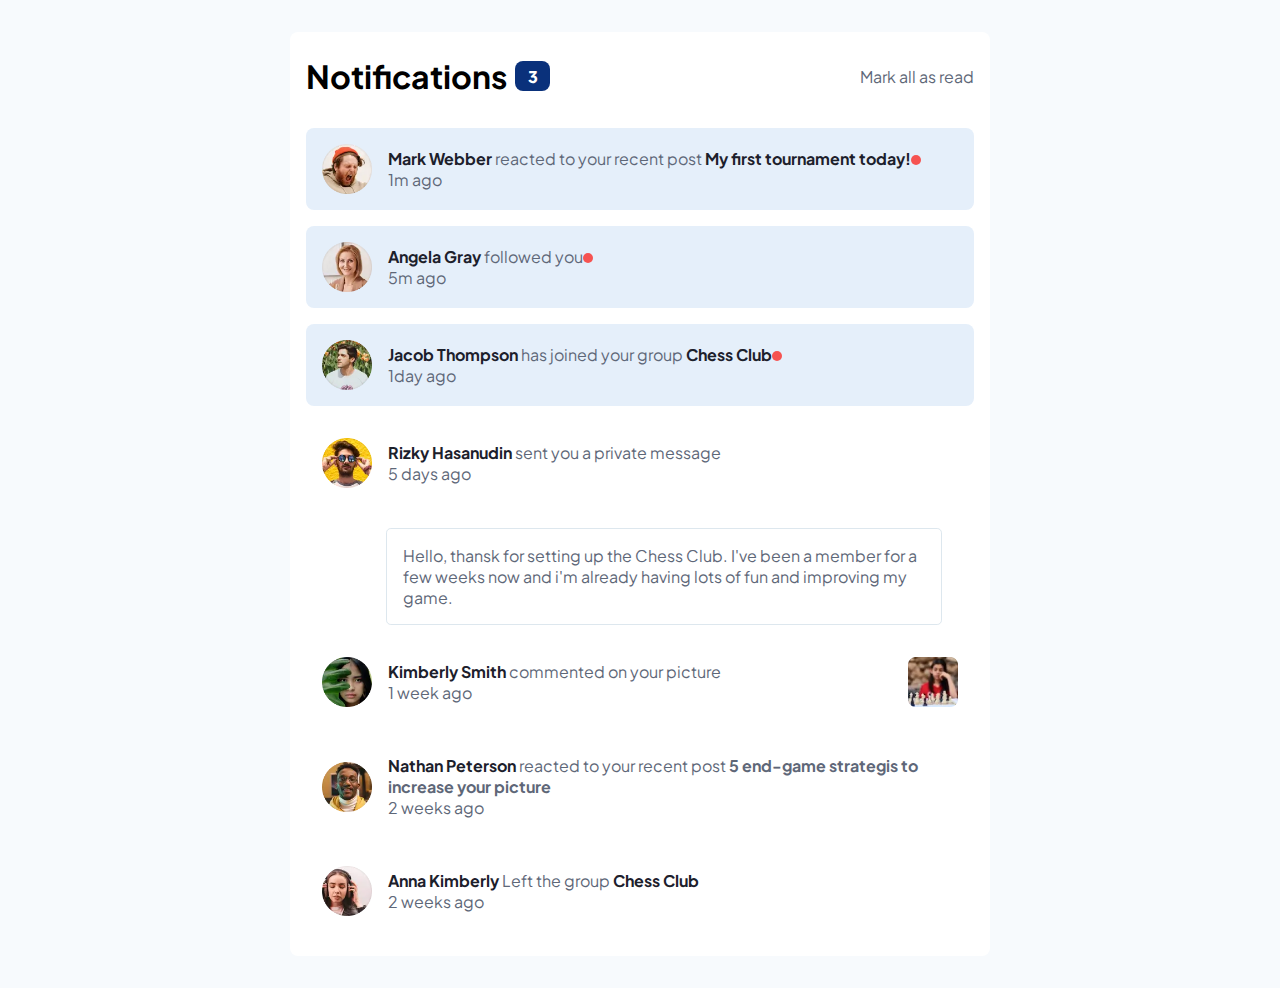
<file: index.html>
<!DOCTYPE html>
<html lang="en">
<head>
  <meta charset="UTF-8">
  <meta name="viewport" content="width=device-width, initial-scale=1.0"> <!-- displays site properly based on user's device -->

  <link rel="icon" type="image/png" sizes="32x32" href="./assets/images/favicon-32x32.png">
  
  <title>Frontend Mentor | Notifications page</title>

  <link
      rel="stylesheet"
      href="https://cdnjs.cloudflare.com/ajax/libs/font-awesome/6.4.2/css/all.min.css"
      integrity="sha512-z3gLpd7yknf1YoNbCzqRKc4qyor8gaKU1qmn+CShxbuBusANI9QpRohGBreCFkKxLhei6S9CQXFEbbKuqLg0DA=="
      crossorigin="anonymous"
      referrerpolicy="no-referrer"
    />

    <!-- FONT -->
    <link href="./assets/fonts/font/font-style.css" rel="stylesheet" />

    <!-- CSS SAYA -->
    <link href="./assets/css/style.css" rel="stylesheet" />

  <!-- Feel free to remove these styles or customise in your own stylesheet 👍 -->
  <style>
    .attribution { font-size: 11px; text-align: center; }
    .attribution a { color: hsl(228, 45%, 44%); }
  </style>
</head>
<body>
    <!-- FONTAWOSOME -->
  <body>
    <div class="container">
      <div class="nofikasicontainer">
        <header>
          <div class="notifikasiheader">
            <h1>Notifications</h1>
            <span id="num-of-notif"></span>
          </div>
          <p id="mark-as-read">Mark all as read</p>
        </header>
        <main>
          <div class="notifikasioncard unread">
            <img src="./assets/images/avatar-mark-webber.webp" alt="foto" />
            <div class="deskripsi">
              <p><strong>Mark Webber</strong> reacted to your recent post<strong class="link"> My first tournament today!</strong></p>
              <p id="notif-item">1m ago</p>
            </div>
          </div>

          <div class="notifikasioncard unread">
            <img src="./assets/images/avatar-angela-gray.webp" alt="foto" />
            <div class="deskripsi">
              <p><strong>Angela Gray</strong> followed you</p>
              <p id="notif-item">5m ago</p>
            </div>
          </div>

          <div class="notifikasioncard unread">
            <img src="./assets/images/avatar-jacob-thompson.webp" alt="foto" />
            <div class="deskripsi">
              <p><strong>Jacob Thompson</strong> has joined your group <strong class="link"> Chess Club</strong></p>
              <p id="notif-item">1day ago</p>
            </div>
          </div>

          <div class="notifikasioncard">
            <div class="message_card">
              <img src="./assets/images/avatar-rizky-hasanuddin.webp" alt="foto" />
              <div class="deskripsi">
                <p><strong>Rizky Hasanudin</strong> sent you a private message</p>
                <p id="notif-item">5 days ago</p>
              </div>
            </div>
          </div>
          <div class="message">
            <p>Hello, thansk for setting up the Chess Club. I've been a member for a few weeks now and i'm already having lots of fun and improving my game.</p>
          </div>

          <div class="notifikasioncard">
            <img src="./assets/images/avatar-kimberly-smith.webp" alt="foto" />
            <div class="deskripsi">
              <p><strong>Kimberly Smith</strong> commented on your picture</p>
              <p id="notif-item">1 week ago</p>
            </div>
            <img src="./assets/images/image-chess.webp" alt="foto" class="chess" />
          </div>

          <div class="notifikasioncard">
            <img src="./assets/images/avatar-nathan-peterson.webp" alt="foto" />
            <div class="deskripsi">
              <p><strong>Nathan Peterson</strong> reacted to your recent post <b> 5 end-game strategis to increase your picture</b></p>
              <p id="notif-item">2 weeks ago</p>
            </div>
          </div>

          <div class="notifikasioncard">
            <img src="./assets/images/avatar-anna-kim.webp" alt="foto" />
            <div class="deskripsi">
              <p><strong>Anna Kimberly</strong> Left the group<strong class="link"> Chess Club</strong></p>
              <p id="notif-item">2 weeks ago</p>
            </div>
          </div>
        </main>
      </div>
    </div>

    <script src="./script.js"></script>  
  
</body>
</html>
</file>
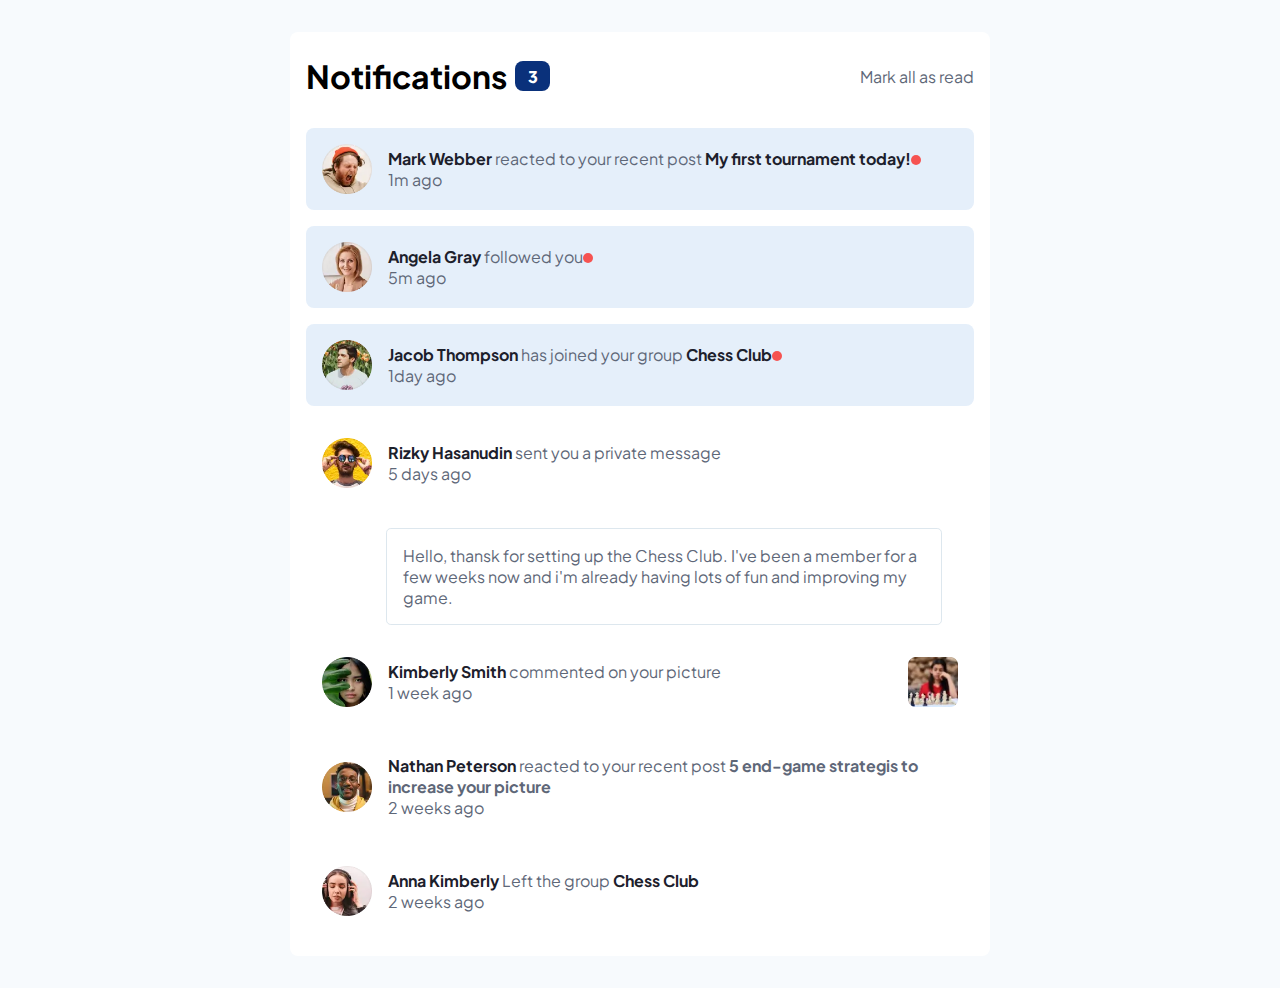
<file: home.html>
<!DOCTYPE html>
<html lang="en">
  <head>
    <meta charset="UTF-8" />
    <meta name="viewport" content="width=device-width, initial-scale=1" />
    <title>Notifikasi Latihan</title>

    <!-- FONTAWOSOME -->
    <link
      rel="stylesheet"
      href="https://cdnjs.cloudflare.com/ajax/libs/font-awesome/6.4.2/css/all.min.css"
      integrity="sha512-z3gLpd7yknf1YoNbCzqRKc4qyor8gaKU1qmn+CShxbuBusANI9QpRohGBreCFkKxLhei6S9CQXFEbbKuqLg0DA=="
      crossorigin="anonymous"
      referrerpolicy="no-referrer"
    />

    <!-- FONT -->
    <link href="./assets/fonts/font/font-style.css" rel="stylesheet" />

    <!-- CSS SAYA -->
    <link href="./assets/css/style.css" rel="stylesheet" />
  </head>
  <body>
    <div class="container">
      <div class="nofikasicontainer">
        <header>
          <div class="notifikasiheader">
            <h1>Notifications</h1>
            <span id="num-of-notif"></span>
          </div>
          <p id="mark-as-read">Mark all as read</p>
        </header>
        <main>
          <div class="notifikasioncard unread">
            <img src="./assets/images/avatar-mark-webber.webp" alt="foto" />
            <div class="deskripsi">
              <p><strong>Mark Webber</strong> reacted to your recent post<strong class="link"> My first tournament today!</strong></p>
              <p id="notif-item">1m ago</p>
            </div>
          </div>

          <div class="notifikasioncard unread">
            <img src="./assets/images/avatar-angela-gray.webp" alt="foto" />
            <div class="deskripsi">
              <p><strong>Angela Gray</strong> followed you</p>
              <p id="notif-item">5m ago</p>
            </div>
          </div>

          <div class="notifikasioncard unread">
            <img src="./assets/images/avatar-jacob-thompson.webp" alt="foto" />
            <div class="deskripsi">
              <p><strong>Jacob Thompson</strong> has joined your group <strong class="link"> Chess Club</strong></p>
              <p id="notif-item">1day ago</p>
            </div>
          </div>

          <div class="notifikasioncard">
            <div class="message_card">
              <img src="./assets/images/avatar-rizky-hasanuddin.webp" alt="foto" />
              <div class="deskripsi">
                <p><strong>Rizky Hasanudin</strong> sent you a private message</p>
                <p id="notif-item">5 days ago</p>
              </div>
            </div>
          </div>
          <div class="message">
            <p>Hello, thansk for setting up the Chess Club. I've been a member for a few weeks now and i'm already having lots of fun and improving my game.</p>
          </div>

          <div class="notifikasioncard">
            <img src="./assets/images/avatar-kimberly-smith.webp" alt="foto" />
            <div class="deskripsi">
              <p><strong>Kimberly Smith</strong> commented on your picture</p>
              <p id="notif-item">1 week ago</p>
            </div>
            <img src="./assets/images/image-chess.webp" alt="foto" class="chess" />
          </div>

          <div class="notifikasioncard">
            <img src="./assets/images/avatar-nathan-peterson.webp" alt="foto" />
            <div class="deskripsi">
              <p><strong>Nathan Peterson</strong> reacted to your recent post <b> 5 end-game strategis to increase your picture</b></p>
              <p id="notif-item">2 weeks ago</p>
            </div>
          </div>

          <div class="notifikasioncard">
            <img src="./assets/images/avatar-anna-kim.webp" alt="foto" />
            <div class="deskripsi">
              <p><strong>Anna Kimberly</strong> Left the group<strong class="link"> Chess Club</strong></p>
              <p id="notif-item">2 weeks ago</p>
            </div>
          </div>
        </main>
      </div>
    </div>

    <script src="./script.js"></script>
  </body>
</html>
</file>
<file: assets/fonts/font/font-style.css>
@font-face {
    font-family: 'Poppins_Bold';
    src: url('Poppins-Bold.woff2') format('woff2'),
        url('Poppins-Bold.svg#Poppins-Bold') format('svg');
    font-weight: bold;
    font-style: normal;
    font-display: swap;
}

@font-face {
    font-family: 'Poppins_Light';
    src: url('Poppins-Light.woff2') format('woff2'),
        url('Poppins-Light.svg#Poppins-Light') format('svg');
    font-weight: 300;
    font-style: normal;
    font-display: swap;
}

@font-face {
    font-family: 'Poppins_Regular';
    src: url('Poppins-Regular.woff2') format('woff2'),
        url('Poppins-Regular.svg#Poppins-Regular') format('svg');
    font-weight: normal;
    font-style: normal;
    font-display: swap;
}

@font-face {
    font-family: 'Poppins_SemiBold';
    src: url('Poppins-SemiBold.woff2') format('woff2'),
        url('Poppins-SemiBold.svg#Poppins-SemiBold') format('svg');
    font-weight: 600;
    font-style: normal;
    font-display: swap;
}

@font-face {
    font-family: 'Poppins_ExtraBold';
    src: url('Poppins-ExtraBold.woff2') format('woff2'),
        url('Poppins-ExtraBold.svg#Poppins-ExtraBold') format('svg');
    font-weight: bold;
    font-style: normal;
    font-display: swap;
}
</file>
<file: assets/css/style.css>
@import url("https://fonts.googleapis.com/css2?family=Plus+Jakarta+Sans:wght@500;800&display=swap");
:root {
  --Red: hsl(1, 90%, 64%);
  --Blue: hsl(219, 85%, 26%);
  --White: hsl(0, 0%, 100%);
  --Very-light-grayish-blue: hsl(210, 60%, 98%);
  --Light-grayish-blue-1: hsl(211, 68%, 94%);
  --Light-grayish-blue-2: hsl(205, 33%, 90%);
  --Grayish-blue: hsl(219, 14%, 63%);
  --Dark-grayish-blue: hsl(219, 12%, 42%);
  --Very-dark-blue: hsl(224, 21%, 14%);
}
* {
  font-family: "Plus Jakarta Sans", sans-serif;
  padding: 0;
  margin: 0;
  box-sizing: border-box;
}

body {
  min-height: 100vh;
  display: flex;
  justify-content: center;
  background-color: var(--Very-light-grayish-blue);
}
.container {
  margin: 2rem;
  width: 700px;
  background-color: var(--White);
  padding: 1.5rem 1rem;
  border-radius: 0.5rem;
}
header {
  display: flex;
  align-items: center;
  justify-content: space-between;
  margin-bottom: 2rem;
}
.notifikasiheader {
  display: flex;
  align-items: center;
}
#num-of-notif {
  background-color: var(--Blue);
  margin-left: 0.5rem;
  width: 35px;
  display: flex;
  align-items: center;
  justify-content: center;
  height: 30px;
  color: var(--White);
  font-weight: 800;
  border-radius: 0.5rem;
}
#mark-as-read {
  cursor: pointer;
}
#mark-as-read:hover {
  color: var(--Blue);
}
p {
  color: var(--Dark-grayish-blue);
}
main {
  display: flex;
  flex-direction: column;
  gap: 1rem;
}
.notifikasioncard {
  display: flex;
  align-items: center;
  border-radius: 0.5rem;
  padding: 1rem;
}
img {
  width: 50px;
}
.deskripsi {
  margin-left: 1rem;
  display: flex;
  flex-direction: column;
  justify-content: space-between;
}
strong {
  color: var(--Very-dark-blue);
  cursor: pointer;
}
strong:hover {
  color: var(--Blue);
}
.unread {
  background-color: var(--Light-grayish-blue-1) !important;
}
.unread p:first-of-type::after {
  content: " ";
  background-color: var(--Red);
  width: 10px;
  height: 10px;
  display: inline-block;
  border-radius: 50%;
}
.message_card {
  display: flex;
  align-items: center;
}
.message {
  padding: 1rem;
  border: 1px solid var(--Light-grayish-blue-2);
  border-radius: 0.3rem;
  cursor: pointer;
  margin: .5rem 2rem 0 5rem;
}
.message:hover {
  background-color: var(--Light-grayish-blue-1);
}
.chess {
  margin-left: auto;
}

@media screen and (max-width: 550px) {
  .container {
    margin: 0;
  }
}
</file>
